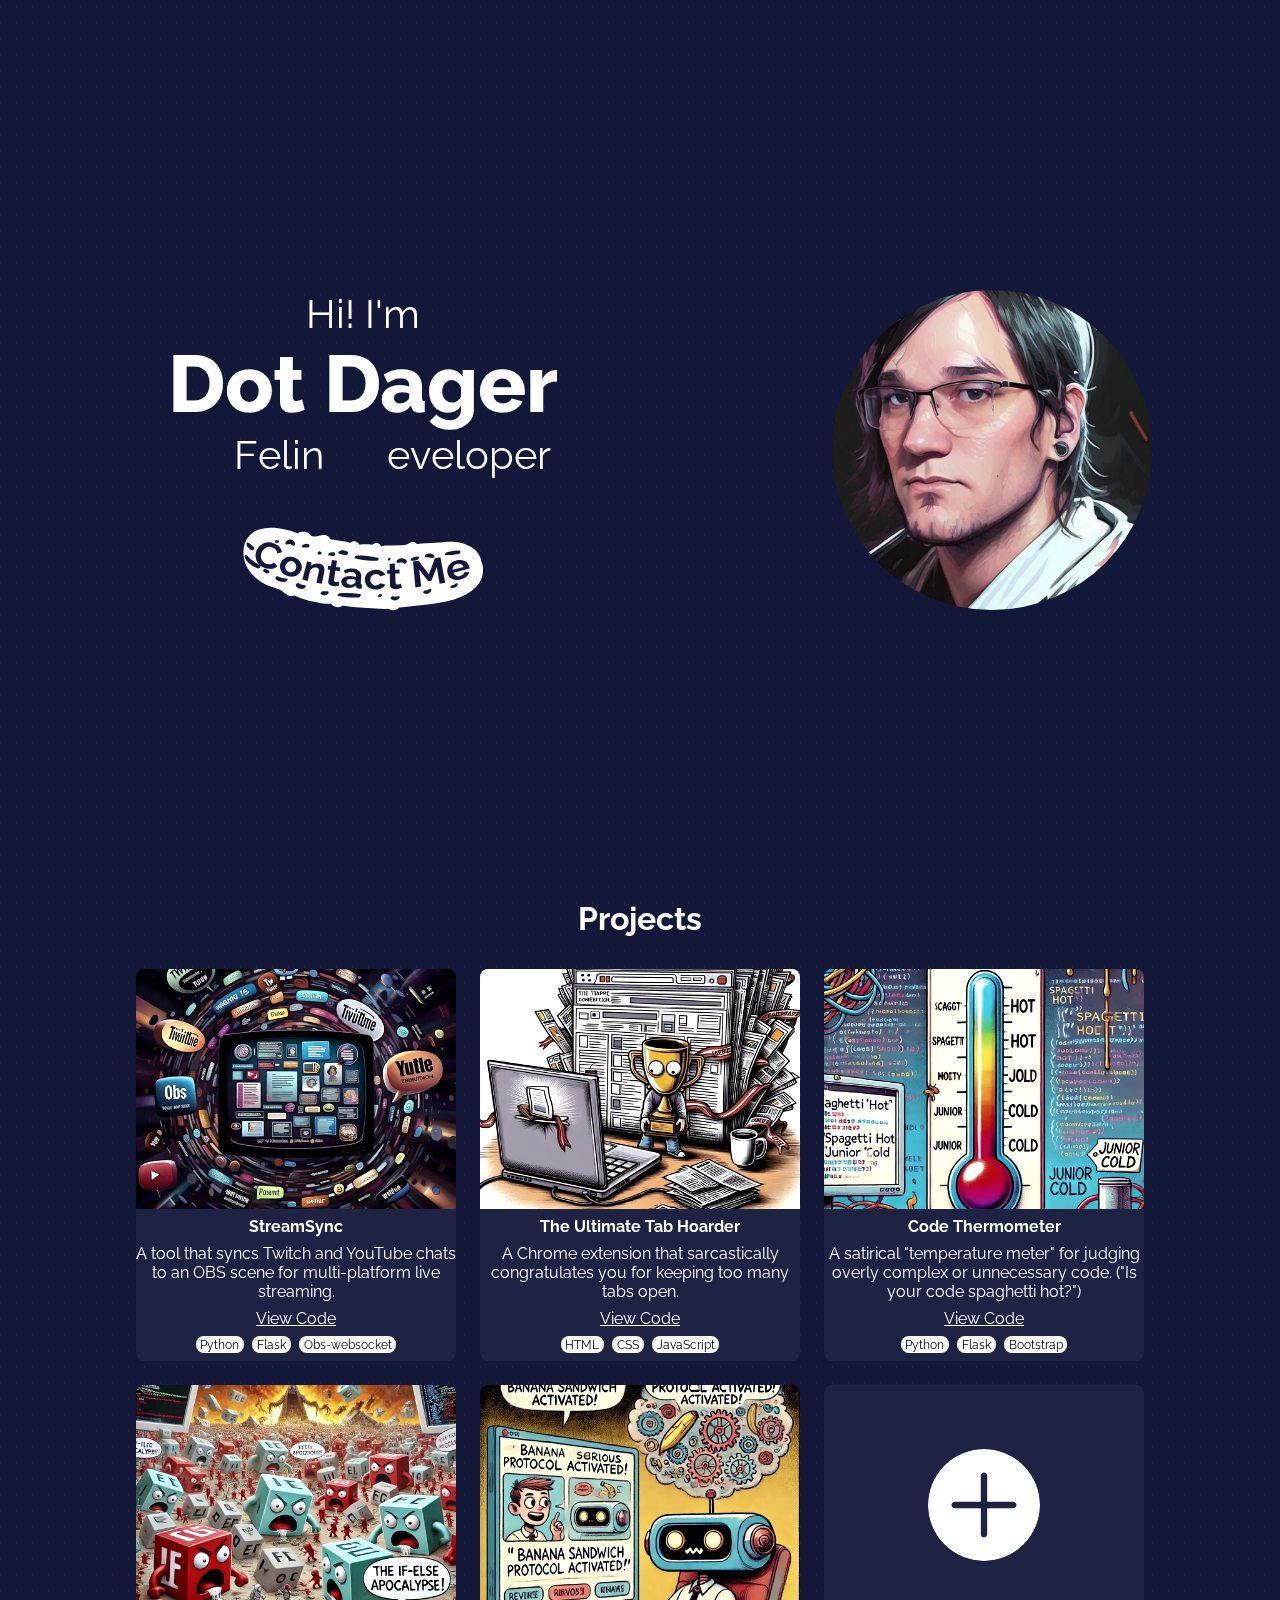
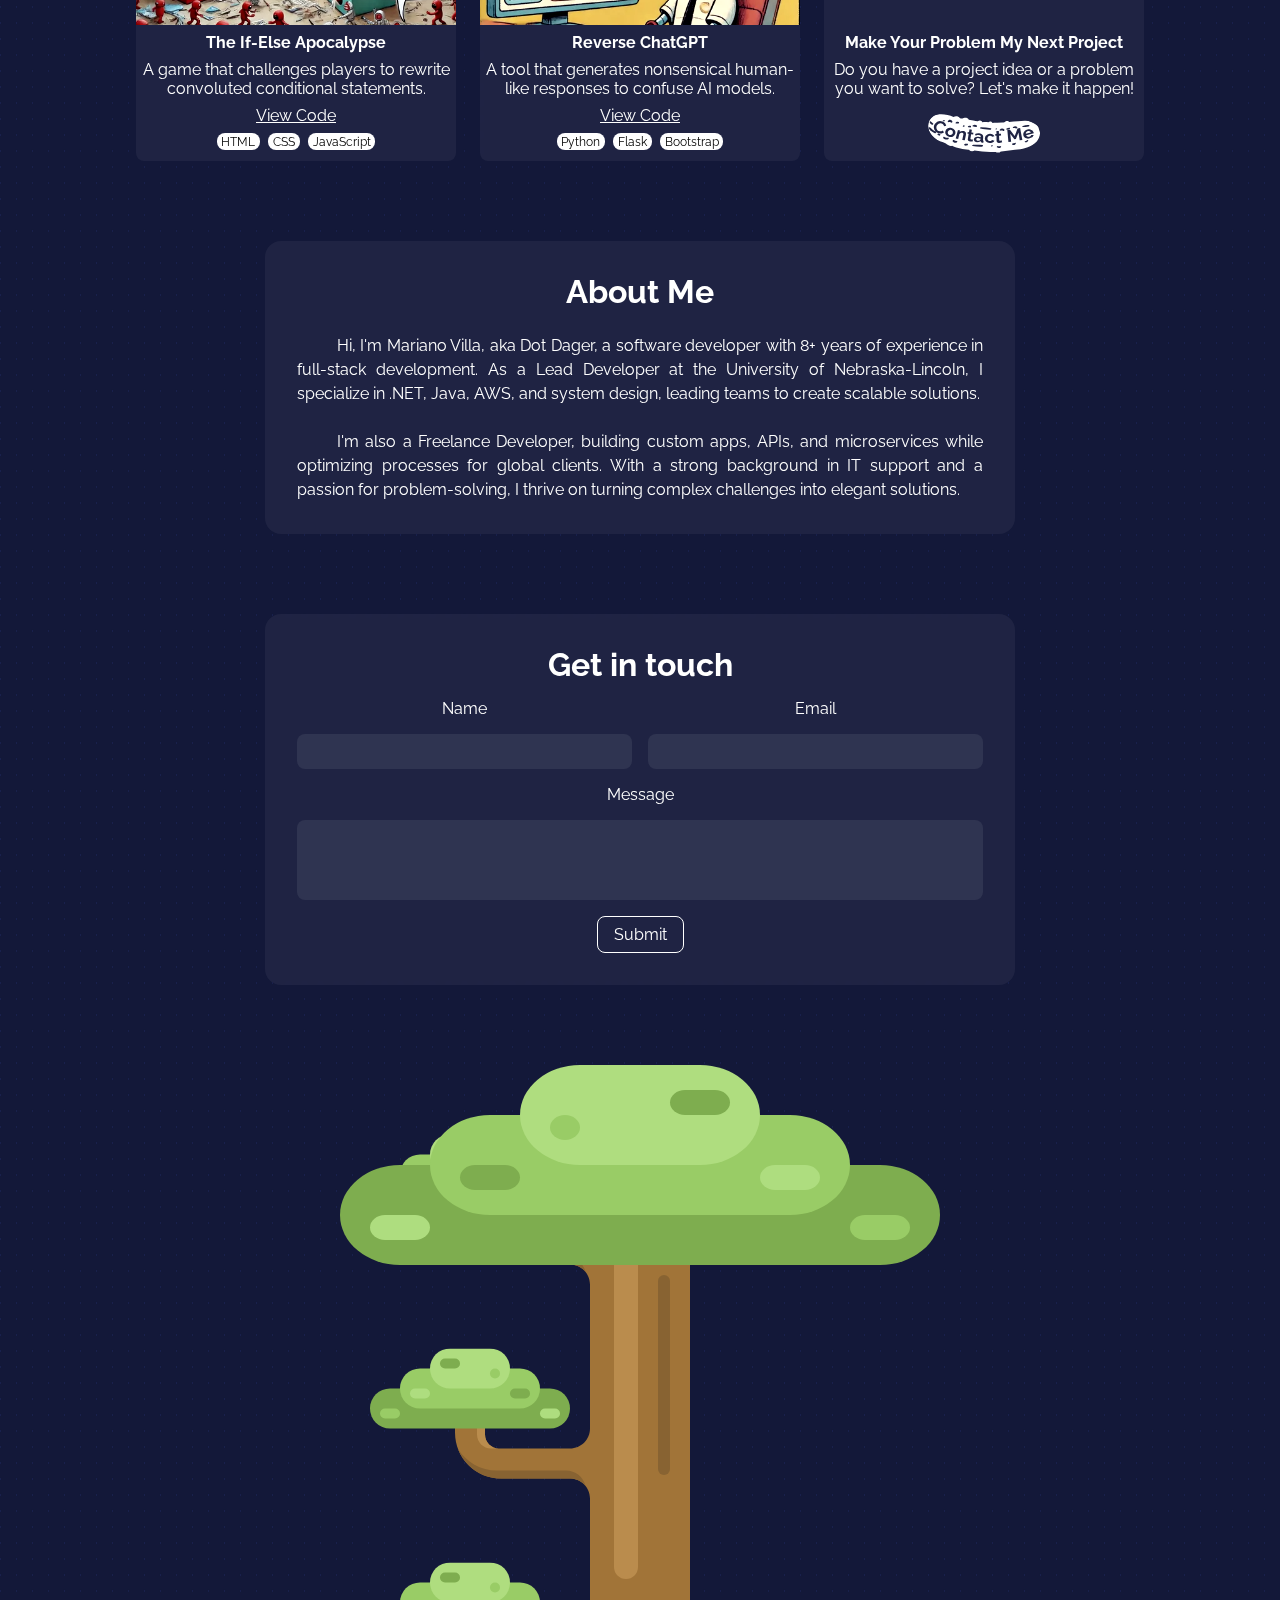
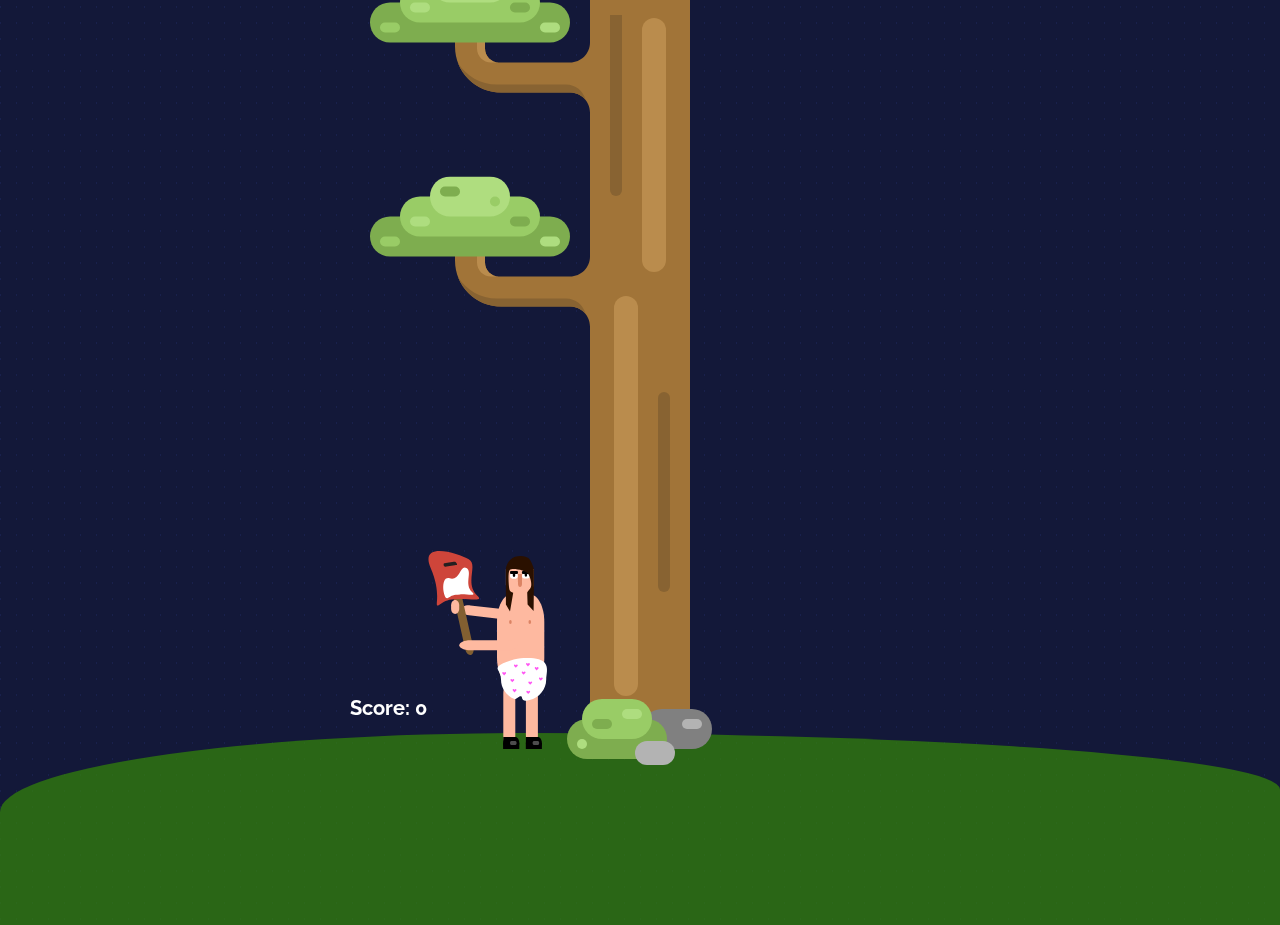
<file: index.html>
<!DOCTYPE html>
<html lang="en">

<head>
	<meta charset="UTF-8" />
	<meta http-equiv="X-UA-Compatible" content="IE=edge" />
	<meta name="viewport" content="width=device-width, initial-scale=1.0" />
	<title>Dot Dager</title>
	<link rel="stylesheet" href="style.css" />
	<link rel="icon" type="image/x-icon" href="./assets/favicon.ico" />
	<script defer src="script.js"></script>
	<script defer src="./lib/vanilla-tilt.min.js"></script>
	<script defer src="./lib/dot-background.js"></script>
	<link rel="preconnect" href="https://fonts.googleapis.com" />
	<link rel="preconnect" href="https://fonts.gstatic.com" crossorigin />
	<link href="https://fonts.googleapis.com/css2?family=Raleway:wght@100..900&display=swap" rel="stylesheet" />
</head>

<body>
	<canvas id="canvas" class="dot-background"></canvas>
	<section id="home">
		<div id="greeting">
			<h1>
				Hi! I'm <br />
				<span id="name">Dot Dager</span> <br />
				<div class="rotating-text">
					<p class="word">FullStack Developer</p>
					<p class="word">Feline Fanatic</p>
					<p class="word">Riff Master</p>
					<p class="word">Code Whisperer</p>
					<p class="word">Philosophical Wanderlust</p>
				</div>
			</h1>
			<img width="240" class="pickle" src="./assets/dot-dager-pickle.svg" alt="contact me pickle">
		</div>
		<img width="320" id="profile" src="./assets/dot-dager-profile.jpg" alt="Dot Dager Profile Picture" />
		<a class="scroll-arrow" href="#about">
			<svg width="40" height="40" fill="none" xmlns="http://www.w3.org/2000/svg">
				<path d="M5 15L20 30L35 15" stroke="white" stroke-width="3" stroke-linecap="round" stroke-linejoin="round" />
			</svg>
		</a>
	</section>
	<section id="projects" class="section">
		<h2>Projects</h2>
		<div class="wrapper">
			<article class="project frosted" data-tilt data-tilt-reverse="true" data-tilt-glare data-tilt-max-glare="0.2">
				<img class="project-image" height="240" width="320" src="./assets/projects/StreamSync.webp"
					alt="StreamSync Screenshot" />
				<h3>StreamSync</h3>
				<p>
					A tool that syncs Twitch and YouTube chats to an OBS scene for multi-platform live streaming.
				</p>
				<a href="https://github.com/MarianoVilla/StreamSync" target="_blank">View Code</a>
				<div class="technologies">
					<span>Python</span>
					<span>Flask</span>
					<span>Obs-websocket</span>
				</div>
			</article>
			<article class="project frosted" data-tilt data-tilt-reverse="true" data-tilt-glare data-tilt-max-glare="0.2">
				<img class="project-image" height="240" width="320" src="./assets/projects/TabHoarder.webp"
					alt="TabHoarder Screenshot" />
				<h3>The Ultimate Tab Hoarder</h3>
				<p>
					A Chrome extension that sarcastically congratulates you for keeping too many tabs open.
				</p>
				<a href="https://github.com/MarianoVilla/TabHoarder" target="_blank">View Code</a>
				<div class="technologies">
					<span>HTML</span>
					<span>CSS</span>
					<span>JavaScript</span>
				</div>
			</article>
			<article class="project frosted" data-tilt data-tilt-reverse="true" data-tilt-glare data-tilt-max-glare="0.2">
				<img class="project-image" height="240" width="320" src="./assets/projects/CodeThermometer.webp"
					alt="Code Thermometer Screenshot" />
				<h3>Code Thermometer</h3>
				<p>
					A satirical "temperature meter" for judging overly complex or unnecessary code. ("Is your code spaghetti
					hot?")
				</p>
				<a href="https://github.com/MarianoVilla/CodeThermometer" target="_blank">View Code</a>
				<div class="technologies">
					<span>Python</span>
					<span>Flask</span>
					<span>Bootstrap</span>
				</div>
			</article>
			<article class="project frosted" data-tilt data-tilt-reverse="true" data-tilt-glare data-tilt-max-glare="0.2">
				<img class="project-image" height="240" width="320" src="./assets/projects/IfElseApocalypse.webp"
					alt="If-Else Apocalypse Screenshot" />
				<h3>The If-Else Apocalypse</h3>
				<p>
					A game that challenges players to rewrite convoluted conditional statements.
				</p>
				<a href="https://github.com/MarianoVilla/If-Else-Apocalypse" target="_blank">View Code</a>
				<div class="technologies">
					<span>HTML</span>
					<span>CSS</span>
					<span>JavaScript</span>
				</div>
			</article>
			<article class="project frosted" data-tilt data-tilt-reverse="true" data-tilt-glare data-tilt-max-glare="0.2">
				<img class="project-image" height="240" width="320" src="./assets/projects/ReverseChatGPT.webp"
					alt="Reverse ChatGPT Screenshot" />
				<h3>Reverse ChatGPT</h3>
				<p>
					A tool that generates nonsensical human-like responses to confuse AI models.
				</p>
				<a href="https://github.com/MarianoVilla/ReverseChatGPT" target="_blank">View Code</a>
				<div class="technologies">
					<span>Python</span>
					<span>Flask</span>
					<span>Bootstrap</span>
				</div>
			</article>
			<article class="new-project project frosted" data-tilt data-tilt-reverse="true" data-tilt-glare
				data-tilt-max-glare="0.2">
				<div class="project-image">
					<img class="add-icon pickle" height="240" width="320" src="./assets/plus-round-icon.svg"
						alt="Make Your Problem My Next Project Screenshot" />
				</div>
				<h3>Make Your Problem My Next Project</h3>
				<p>
					Do you have a project idea or a problem you want to solve? Let's make it happen!
				</p>
				<img width="240" class="pickle" src="./assets/dot-dager-pickle.svg" alt="contact me pickle">
			</article>
		</div>
	</section>
	<section id="about" class="section">
		<div id="about-text" class="frosted">
			<h2>About Me</h2>
			<p class="indent">
				Hi, I'm Mariano Villa, aka Dot Dager, a software developer with 8+ years of experience in full-stack
				development. As a Lead Developer at the University of Nebraska-Lincoln, I specialize in .NET, Java, AWS, and
				system design, leading teams to create scalable solutions.
			</p>
			<p class="indent">
				I'm also a Freelance Developer, building custom apps, APIs, and microservices while optimizing processes for
				global clients. With a strong background in IT support and a passion for problem-solving, I thrive on turning
				complex challenges into elegant solutions.
			</p>
		</div>
	</section>
	<section id="contact" class="section">
		<form id="contact-form" class="frosted">
			<h2>Get in touch</h2>
			<label for="name">Name</label>
			<input type="text" id="fName" name="name" />
			<label for="email">Email</label>
			<input type="email" id="fEmail" name="email" />
			<label for="message">Message</label>
			<textarea id="fMessage" name="message"></textarea>
			<button id="submitButton" type="submit">
				<span class="button-text">Submit</span>
				<span class="loader"></span>
				<span class="checkmark">✔</span>
			</button>
		</form>
	</section>
	<canvas id="gameCanvas" width="600" height="1300"></canvas>
	<script src="lib/rumi-lumberjack.js"></script>
	<div id="footer-bg"></div>
</body>

</html>
</file>
<file: style.css>
* {
	margin: 0;
	padding: 0;
	box-sizing: border-box;
	font-size: 100%;
	font-family: raleway, sans-serif;
	color: white;
}

html {
	background-color: black;
	position: relative;
	/* overflow: hidden; */
	height: fit-content;
}

body {
	display: flex;
	flex-direction: column;
	text-align: center;
	/* background-color: rgb(27, 9, 34);
	background-image: radial-gradient(
		rebeccapurple 0.075rem,
		transparent 0.075rem
	); */
	background-size: 1.5rem 1.5rem;
	width: 100%;
}

section {
	position: relative;
	align-self: center;
	/* height: 100vh; */
	width: 100%;
	max-width: 1024px;
	overflow: hidden;
}

#canvas {
	position: absolute;
	display: block;
	width: 100%;
	height: 100%;
}

#home {
	display: flex;
	align-items: center;
	justify-content: space-between;
	width: 100%;
}

#profile {
	border-radius: 50%;
	transform: scaleX(-1);
}

#greeting {
	position: relative;
	display: flex;
	flex-direction: column;
	justify-content: center;
	align-items: center;
	height: 100vh;
	width: max-content;
	padding: 2.5rem;
}

.pickle {
	margin-top: 3rem;
	filter: invert();
	align-self: center;
	cursor: pointer;
	border-radius: 1.5rem 9rem 4.5rem 8rem / 1.5rem 2rem 2.5rem 3.5rem;
	transition: transform 0.1s ease-in-out;
	user-select: none;
}

.add-icon:hover,
.pickle:hover {
	transform: rotate(-4deg) scale(1.05);
}

h1 {
	align-self: center;
	justify-content: center;
	margin-bottom: 3rem;
	font-size: 2.5rem;
	font-weight: 400;
}

#name {
	font-weight: 800;
	font-size: 5rem;
}

@media (max-width: 800px) {
	#home {
		justify-content: center;
	}
	h1 {
		font-size: 2rem;
	}
	#name {
		font-size: 3rem;
	}
	#profile {
		display: none;
	}
	.pickle {
		width: 10rem;
	}
}

::selection {
	background-color: rgb(131, 22, 131);
	color: white;
}

.scroll-arrow {
	position: absolute;
	top: 90dvh;
	left: 50%;
	transform: translateX(-50%);
	transform: rotate(-90deg);
	opacity: 0;
	animation: arrowAnimation 3.5s ease-in-out infinite;
	animation-delay: 7s;
}

@keyframes arrowAnimation {
	0%,
	10% {
		transform: translateX(-50%) translateY(0);
		opacity: 0;
	}
	50% {
		transform: translateX(-50%) translateY(30px);
		opacity: 1;
	}
	75% {
		opacity: 0;
	}
	90%,
	100% {
		transform: translateX(-50%) translateY(50px);
		opacity: 0;
	}
}

.section {
	display: flex;
	justify-content: center;
	align-items: center;
	/* height: 100vh; */
	min-height: fit-content;
}

.frosted {
	/* padding: 2rem; */
	background-color: rgba(255, 255, 255, 0.05);
	backdrop-filter: blur(3px);
	border-radius: 1rem;
	max-width: 750px;
	width: 100%;
}

#about-text {
	display: flex;
	flex-direction: column;
	gap: 1.5rem;
}

h2 {
	font-size: 2rem;
}

.indent {
	text-align: justify;
	text-indent: 2.5rem;
	line-height: 1.5;
}

#contact-form {
	display: flex;
	flex-direction: column;
	gap: 1rem;
}

label {
	display: block;
}

input,
textarea,
button {
	padding: 0.5rem;
	border-radius: 0.5rem;
	border: none;
	background-color: rgba(255, 255, 255, 0.075);
}

textarea {
	line-height: 1rem;
	resize: none;
	height: 5rem;
}

button {
	margin: auto;
	padding: 0.5rem 1rem;
	border: 0.075rem solid;
	background-color: #00000000;
	cursor: pointer;
}

button:hover {
	background-color: rgba(255, 255, 255, 0.075);
}

#contact-form {
	display: grid;
	grid-template-columns: 1fr 1fr;
	gap: 1rem;

	label[for="name"],
	input[type="text"] {
		grid-column: 1;
	}
	label[for="email"] {
		grid-row: 2;
	}

	label[for="email"],
	input[type="email"] {
		grid-column: 2;
	}

	h2,
	label[for="message"],
	textarea,
	button {
		grid-column: span 2;
	}
}

@media (max-width: 600px) {
	#contact-form {
		label,
		input,
		textarea,
		button {
			grid-column: span 2 !important;
		}
		label[for="email"] {
			grid-row: 4;
		}
	}
}

input:focus,
textarea:focus {
	outline: white solid 0.075rem;
}

.error {
	outline: red solid 0.075rem;
}

textarea::-webkit-scrollbar {
	width: 0.5rem;
	cursor: default;
}

textarea::-webkit-scrollbar-thumb {
	background-color: white;
	border-radius: 0.5rem;
	border: 0.075rem solid white;
	margin-right: 5px !important;
	margin: 0;
	cursor: pointer;
}

input:-webkit-autofill,
input:-webkit-autofill:hover,
input:-webkit-autofill:focus,
input:-webkit-autofill:active {
	-webkit-text-fill-color: white;
	transition: background-color 5000s ease-in-out 0s;
}

.rotating-text {
	position: relative;
	width: 100%;
}

.rotating-text .word {
	position: absolute;
	display: flex;
	width: 100%;
	justify-content: center;
	opacity: 0;
}
.rotating-text .word .letter {
	transform-origin: center center 1.5rem;
	width: fit-content;
	display: block;
	text-align: center;
}
.rotating-text .word .letter.out {
	transform: rotateX(90deg);
	transition: 0.32s cubic-bezier(0.6, 0, 0.7, 0.2);
}
.rotating-text .word .letter.in {
	transition: 0.38s ease;
}
.rotating-text .word .letter.behind {
	transform: rotateX(-90deg);
}

#projects {
	display: flex;
	flex-direction: column;
	gap: 2rem;
	overflow: visible;
}

#projects .wrapper {
	display: flex;
	flex-direction: row;
	gap: 1.5rem;
	flex-wrap: wrap;
	justify-content: center;
}

.project {
	display: flex;
	flex-direction: column;
	gap: 0.5rem;
	border-radius: 0.5rem;
	width: 20rem;
	overflow: hidden;
	.pickle {
		margin: 0.5rem 0;
		width: 7rem;
	}
}

.project-image {
	display: flex;
	justify-content: center;
	align-items: center;
	object-fit: cover;
	width: 100%;
	filter: saturate(0.6) contrast(1.2);
	height: 15rem;
}

.technologies {
	display: flex;
	gap: 0.5rem;
	justify-content: center;
	padding-bottom: 0.5rem;
	span {
		background-color: white;
		border-radius: 0.5rem;
		color: black;
		padding: 0.1rem 0.3rem;
		font-size: 0.75rem;
	}
}
.add-icon {
	cursor: pointer;
	height: 7rem;
	width: 7rem;
	filter: invert();
	transition: transform 0.1s ease-in-out;
	border-radius: 50%;
}

#gameCanvas {
	display: block;
	margin: 5rem auto 0;
	z-index: 10;
	margin-bottom: 10rem;
	max-width: 100%;
}

#footer-bg {
	position: absolute;
	width: 100%;
	height: 12rem;
	background-color: #368d04aa;
	border-radius: 70% 100% 0 0 / 70% 50% 0 0;
	bottom: 0;
}

#about {
	margin: 5rem 0;
}

#about-text,
#contact-form {
	padding: 2rem;
}

#submitButton {
	cursor: pointer;
	justify-content: center;
	text-align: center;
	overflow: hidden;
	display: flex;
	justify-content: center;
	align-items: center;
}

#submitButton:disabled {
	background-color: #ffffff22;
	cursor: not-allowed;
}

.loader {
	position: absolute;
	width: 16px;
	height: 16px;
	border: 2px solid white;
	border-top: 2px solid transparent;
	border-radius: 50%;
	animation: spin 1s linear infinite;
	opacity: 0;
	transition: opacity 0.3s;
}

.button-text,
.checkmark {
	opacity: 1;
	transition: opacity 0.3s;
}

.checkmark {
	font-size: 18px;
	display: none;
}

button.loading .button-text {
	opacity: 0;
}

button.loading .loader {
	opacity: 1;
}

button.sent .loader {
	opacity: 0;
}

button.sent .checkmark {
	display: block;
}

@keyframes spin {
	to {
		transform: rotate(360deg);
	}
}
</file>
